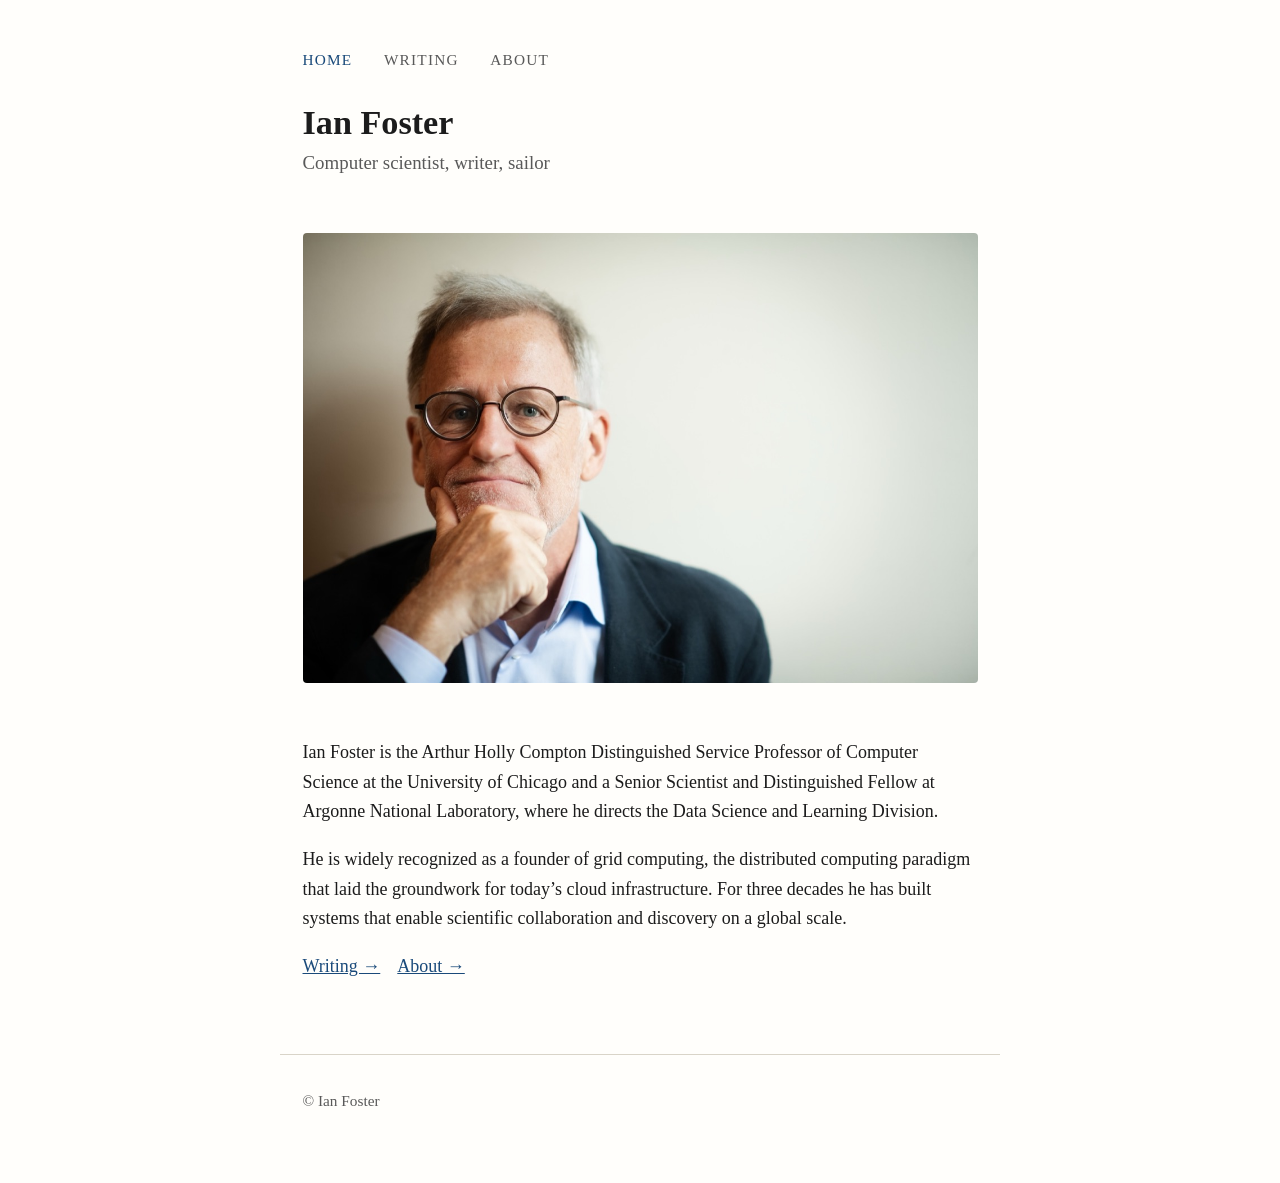
<file: index.html>
<!DOCTYPE html>
<html lang="en">
<head>
<meta charset="utf-8">
<meta name="viewport" content="width=device-width, initial-scale=1">
<title>Ian Foster — computer scientist, writer, sailor</title>
<meta name="description" content="Ian Foster is a computer scientist, writer, and sailor: a founder of grid computing, Professor of Computer Science at the University of Chicago, and Senior Scientist at Argonne National Laboratory.">
<link rel="stylesheet" href="/style.css">
</head>
<body>
<header class="site">
<nav>
<a href="/" class="here">Home</a>
<a href="/writing/">Writing</a>
<a href="/about/">About</a>
</nav>
<h1>Ian Foster</h1>
<p class="subtitle">Computer scientist, writer, sailor</p>
</header>
<main>
<img src="/images/ian-foster.jpg" alt="Ian Foster" width="1200" height="800" style="width:100%;height:auto;border-radius:4px;margin:0.5rem 0 1.5rem;">
<p>Ian Foster is the Arthur Holly Compton Distinguished Service Professor of
Computer Science at the University of Chicago and a Senior Scientist and
Distinguished Fellow at Argonne National Laboratory, where he directs the
Data Science and Learning Division.</p>

<p>He is widely recognized as a founder of grid computing, the distributed
computing paradigm that laid the groundwork for today&rsquo;s cloud
infrastructure. For three decades he has built systems that enable scientific
collaboration and discovery on a global scale.</p>

<p><a href="/writing/">Writing&nbsp;&rarr;</a>&ensp;&ensp;<a href="/about/">About&nbsp;&rarr;</a></p>
</main>
<footer class="site">
<p>&copy; Ian Foster</p>
</footer>
</body>
</html>
</file>
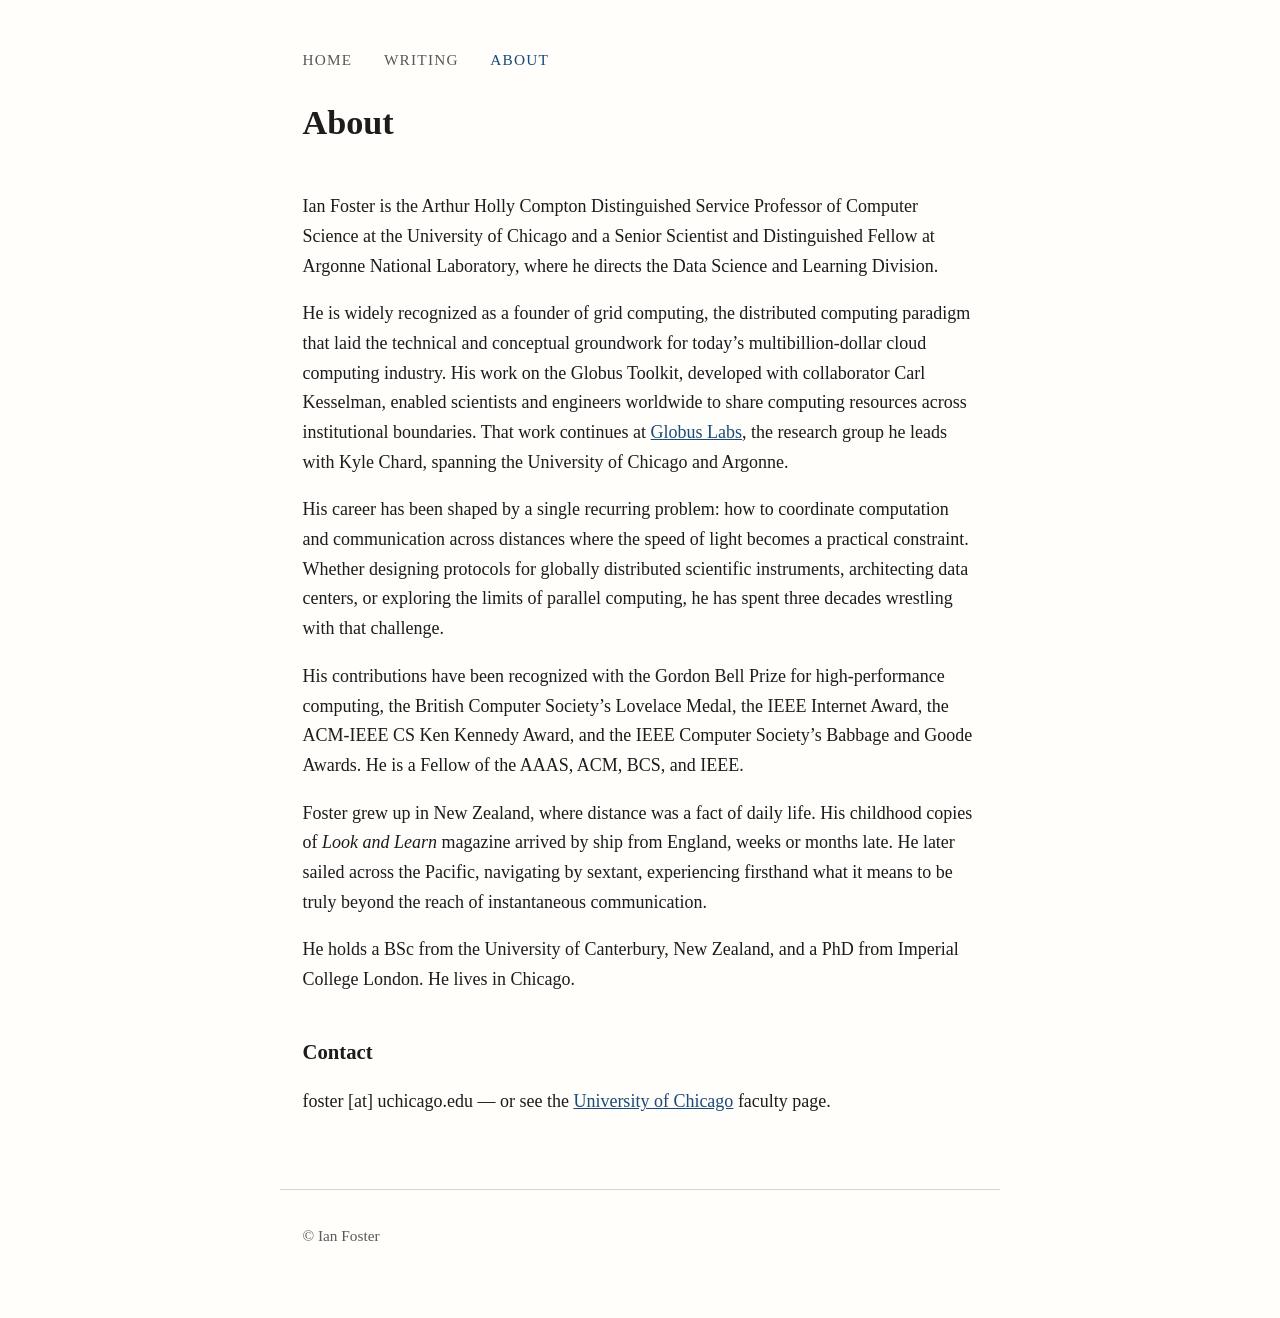
<file: about/index.html>
<!DOCTYPE html>
<html lang="en">
<head>
<meta charset="utf-8">
<meta name="viewport" content="width=device-width, initial-scale=1">
<title>About — Ian Foster</title>
<meta name="description" content="About Ian Foster: computer scientist, author, founder of grid computing.">
<link rel="stylesheet" href="/style.css">
</head>
<body>
<header class="site">
<nav>
<a href="/">Home</a>
<a href="/writing/">Writing</a>
<a href="/about/" class="here">About</a>
</nav>
<h1>About</h1>
</header>
<main>
<p>Ian Foster is the Arthur Holly Compton Distinguished Service Professor of
Computer Science at the University of Chicago and a Senior Scientist and
Distinguished Fellow at Argonne National Laboratory, where he directs the
Data Science and Learning Division.</p>

<p>He is widely recognized as a founder of grid computing, the distributed
computing paradigm that laid the technical and conceptual groundwork for
today&rsquo;s multibillion-dollar cloud computing industry. His work on the
Globus Toolkit, developed with collaborator Carl Kesselman, enabled
scientists and engineers worldwide to share computing resources across
institutional boundaries. That work continues at
<a href="https://labs.globus.org/">Globus Labs</a>, the research group he
leads with Kyle Chard, spanning the University of Chicago and Argonne.</p>

<p>His career has been shaped by a single recurring problem: how to
coordinate computation and communication across distances where the speed of
light becomes a practical constraint. Whether designing protocols for
globally distributed scientific instruments, architecting data centers, or
exploring the limits of parallel computing, he has spent three decades
wrestling with that challenge.</p>

<p>His contributions have been recognized with the Gordon Bell Prize for
high-performance computing, the British Computer Society&rsquo;s Lovelace
Medal, the IEEE Internet Award, the ACM-IEEE CS Ken Kennedy Award, and the
IEEE Computer Society&rsquo;s Babbage and Goode Awards. He is a Fellow of the
AAAS, ACM, BCS, and IEEE.</p>

<p>Foster grew up in New Zealand, where distance was a fact of daily life.
His childhood copies of <em>Look and Learn</em> magazine arrived by ship from
England, weeks or months late. He later sailed across the Pacific, navigating
by sextant, experiencing firsthand what it means to be truly beyond the reach
of instantaneous communication.</p>

<p>He holds a BSc from the University of Canterbury, New Zealand, and a PhD
from Imperial College London. He lives in Chicago.</p>

<h2>Contact</h2>
<p>foster&nbsp;[at]&nbsp;uchicago.edu &mdash; or see the
<a href="https://cs.uchicago.edu/people/ian-foster/">University of Chicago</a>
faculty page.</p>
</main>
<footer class="site">
<p>&copy; Ian Foster</p>
</footer>
</body>
</html>
</file>
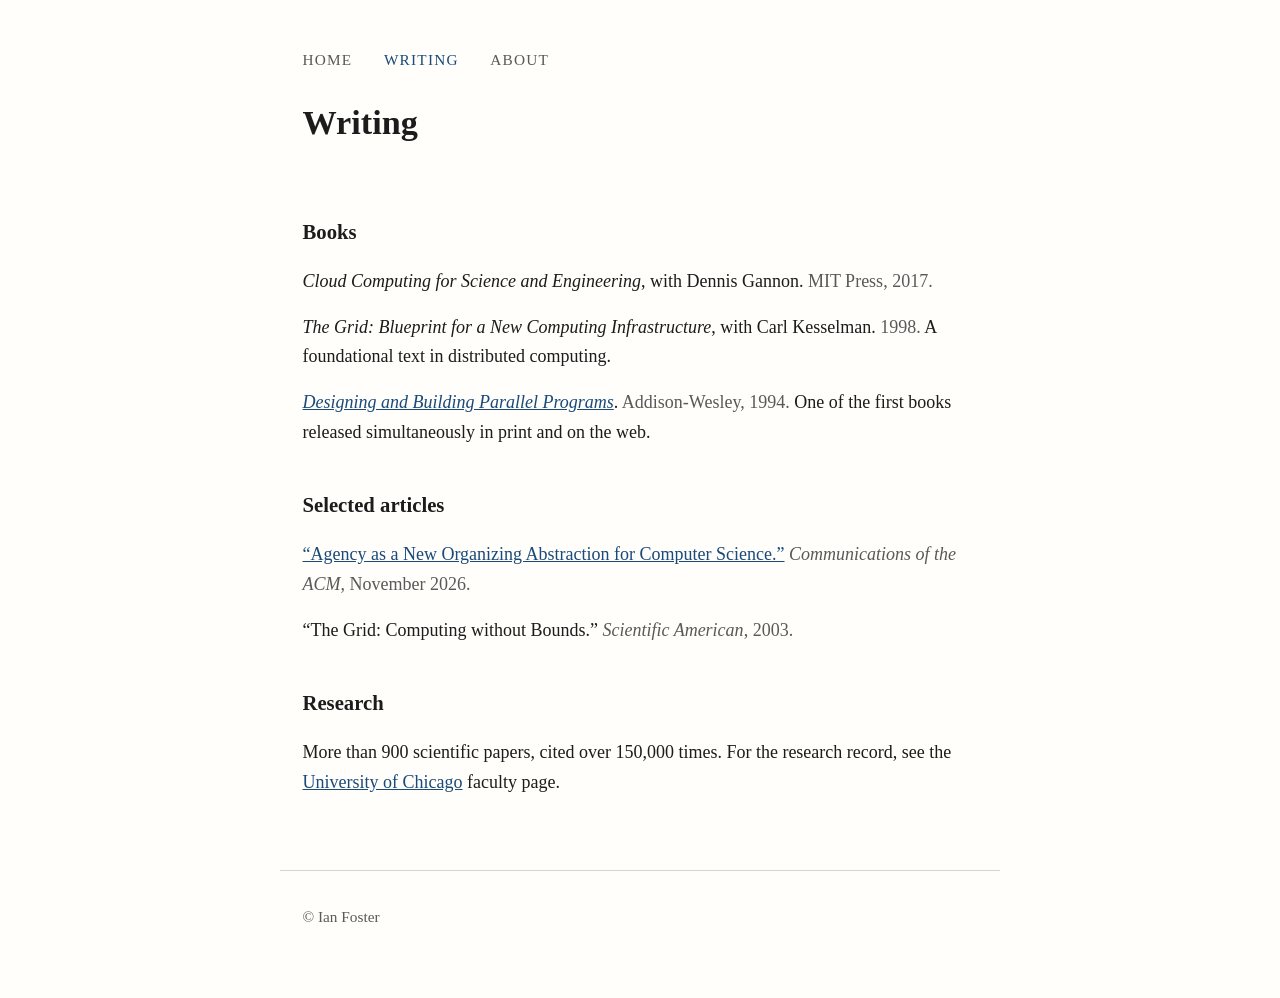
<file: writing/index.html>
<!DOCTYPE html>
<html lang="en">
<head>
<meta charset="utf-8">
<meta name="viewport" content="width=device-width, initial-scale=1">
<title>Writing — Ian Foster</title>
<meta name="description" content="Books and selected articles by Ian Foster.">
<link rel="stylesheet" href="/style.css">
</head>
<body>
<header class="site">
<nav>
<a href="/">Home</a>
<a href="/writing/" class="here">Writing</a>
<a href="/about/">About</a>
</nav>
<h1>Writing</h1>
</header>
<main>
<h2>Books</h2>
<ul class="works">
<li><em>Cloud Computing for Science and Engineering</em>, with Dennis Gannon.
<span class="where">MIT Press, 2017.</span></li>
<li><em>The Grid: Blueprint for a New Computing Infrastructure</em>, with Carl
Kesselman. <span class="where">1998.</span> A foundational text in distributed
computing.</li>
<li><a href="https://www.mcs.anl.gov/~itf/dbpp/"><em>Designing and Building
Parallel Programs</em></a>. <span class="where">Addison-Wesley, 1994.</span>
One of the first books released simultaneously in print and on the web.</li>
</ul>

<h2>Selected articles</h2>
<ul class="works">
<li><a href="https://cacm.acm.org/opinion/agency-as-a-new-organizing-abstraction-for-computer-science/">&ldquo;Agency
as a New Organizing Abstraction for Computer Science.&rdquo;</a>
<span class="where"><em>Communications of the ACM</em>, November 2026.</span></li>
<li>&ldquo;The Grid: Computing without Bounds.&rdquo;
<span class="where"><em>Scientific American</em>, 2003.</span></li>
</ul>

<h2>Research</h2>
<p>More than 900 scientific papers, cited over 150,000 times. For the research
record, see the
<a href="https://cs.uchicago.edu/people/ian-foster/">University of Chicago</a>
faculty page.</p>
</main>
<footer class="site">
<p>&copy; Ian Foster</p>
</footer>
</body>
</html>
</file>
<file: style.css>
/* ianfoster.org — one stylesheet, no frameworks, no JavaScript. */

:root {
  --text: #1c1c1c;
  --muted: #595959;
  --accent: #1a4a7a;
  --bg: #fffefb;
  --rule: #d9d4c8;
}

* { box-sizing: border-box; }

html { font-size: 112.5%; } /* 18px base */

body {
  margin: 0;
  font-family: Charter, Georgia, 'Times New Roman', serif;
  line-height: 1.65;
  color: var(--text);
  background: var(--bg);
}

main, header.site, footer.site {
  max-width: 40rem;
  margin: 0 auto;
  padding: 0 1.25rem;
}

header.site {
  padding-top: 2.5rem;
  padding-bottom: 1.5rem;
}

nav a {
  margin-right: 1.5rem;
  text-decoration: none;
  color: var(--muted);
  font-size: 0.85rem;
  letter-spacing: 0.08em;
  text-transform: uppercase;
}

nav a:hover, nav a.here { color: var(--accent); }

h1 {
  font-size: 1.9rem;
  font-weight: 600;
  line-height: 1.2;
  margin: 1.5rem 0 0.25rem;
}

h2 {
  font-size: 1.15rem;
  font-weight: 600;
  margin: 2.25rem 0 0.5rem;
}

p.subtitle {
  color: var(--muted);
  font-size: 1.05rem;
  margin-top: 0;
}

a { color: var(--accent); }

ul.works { list-style: none; padding: 0; }
ul.works li { margin-bottom: 0.9rem; }
.where { color: var(--muted); }

footer.site {
  margin-top: 4rem;
  padding-top: 1rem;
  padding-bottom: 3rem;
  border-top: 1px solid var(--rule);
  color: var(--muted);
  font-size: 0.85rem;
}
</file>
